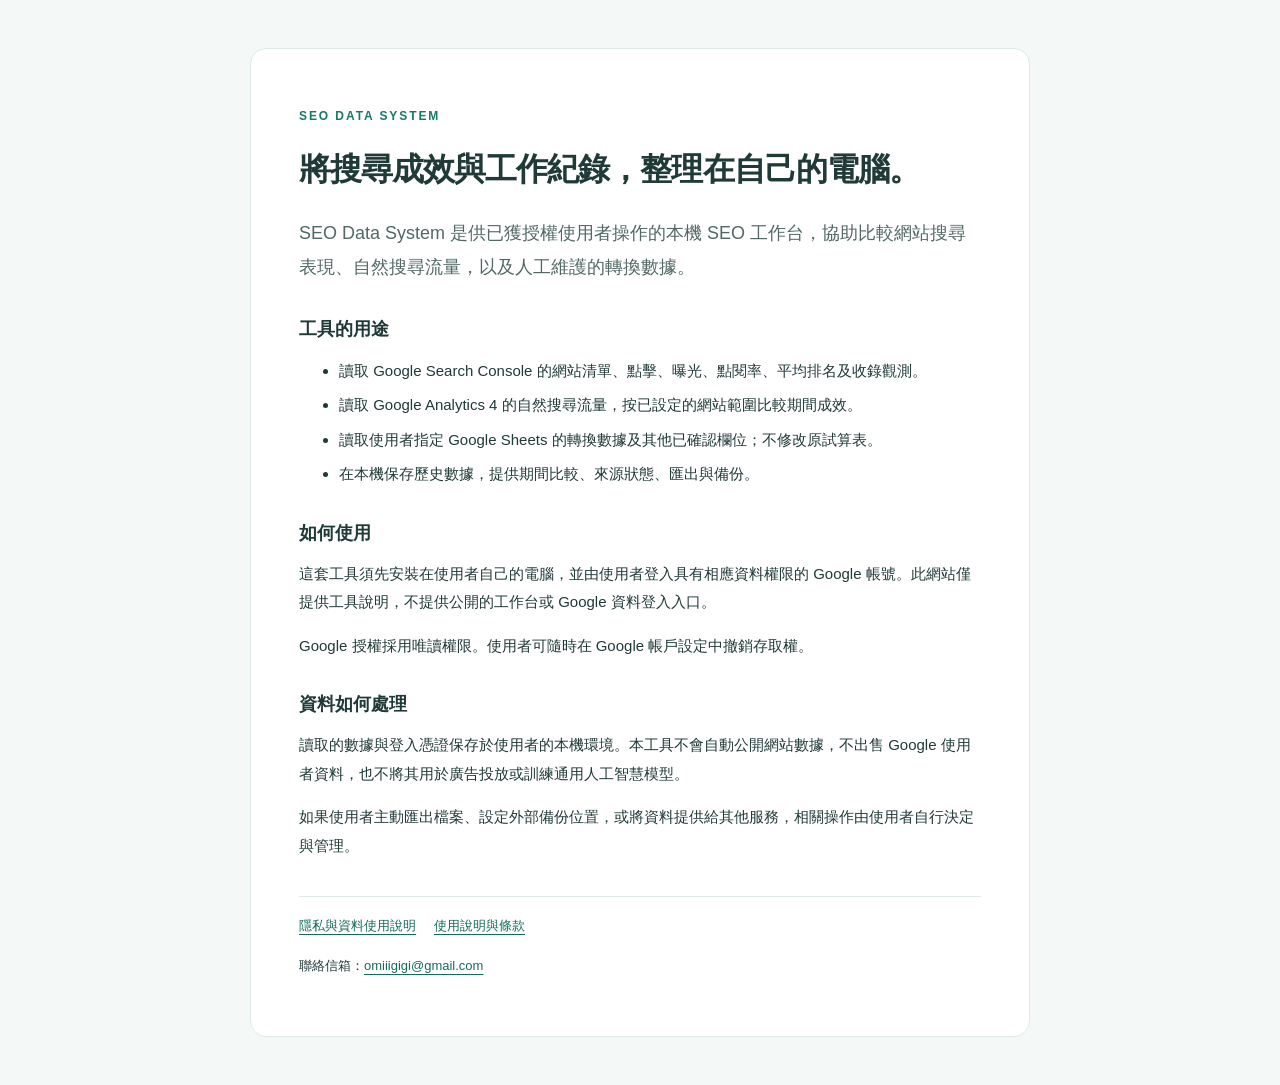
<file: index.html>
<!doctype html><html lang="zh-Hant"><meta charset="utf-8"><meta name="viewport" content="width=device-width,initial-scale=1"><meta name="robots" content="noindex,nofollow"><title>SEO Data System｜工具介紹</title><link rel="stylesheet" href="style.css"><body><main>
<p class="eyebrow">SEO DATA SYSTEM</p><h1>將搜尋成效與工作紀錄，整理在自己的電腦。</h1>
<p class="lead">SEO Data System 是供已獲授權使用者操作的本機 SEO 工作台，協助比較網站搜尋表現、自然搜尋流量，以及人工維護的轉換數據。</p>
<section><h2>工具的用途</h2><ul><li>讀取 Google Search Console 的網站清單、點擊、曝光、點閱率、平均排名及收錄觀測。</li><li>讀取 Google Analytics 4 的自然搜尋流量，按已設定的網站範圍比較期間成效。</li><li>讀取使用者指定 Google Sheets 的轉換數據及其他已確認欄位；不修改原試算表。</li><li>在本機保存歷史數據，提供期間比較、來源狀態、匯出與備份。</li></ul></section>
<section><h2>如何使用</h2><p>這套工具須先安裝在使用者自己的電腦，並由使用者登入具有相應資料權限的 Google 帳號。此網站僅提供工具說明，不提供公開的工作台或 Google 資料登入入口。</p><p>Google 授權採用唯讀權限。使用者可隨時在 Google 帳戶設定中撤銷存取權。</p></section>
<section><h2>資料如何處理</h2><p>讀取的數據與登入憑證保存於使用者的本機環境。本工具不會自動公開網站數據，不出售 Google 使用者資料，也不將其用於廣告投放或訓練通用人工智慧模型。</p><p>如果使用者主動匯出檔案、設定外部備份位置，或將資料提供給其他服務，相關操作由使用者自行決定與管理。</p></section>
<footer><a href="privacy.html">隱私與資料使用說明</a><a href="terms.html">使用說明與條款</a><p>聯絡信箱：<a href="mailto:omiiigigi@gmail.com">omiiigigi@gmail.com</a></p></footer>
</main></body></html>
</file>
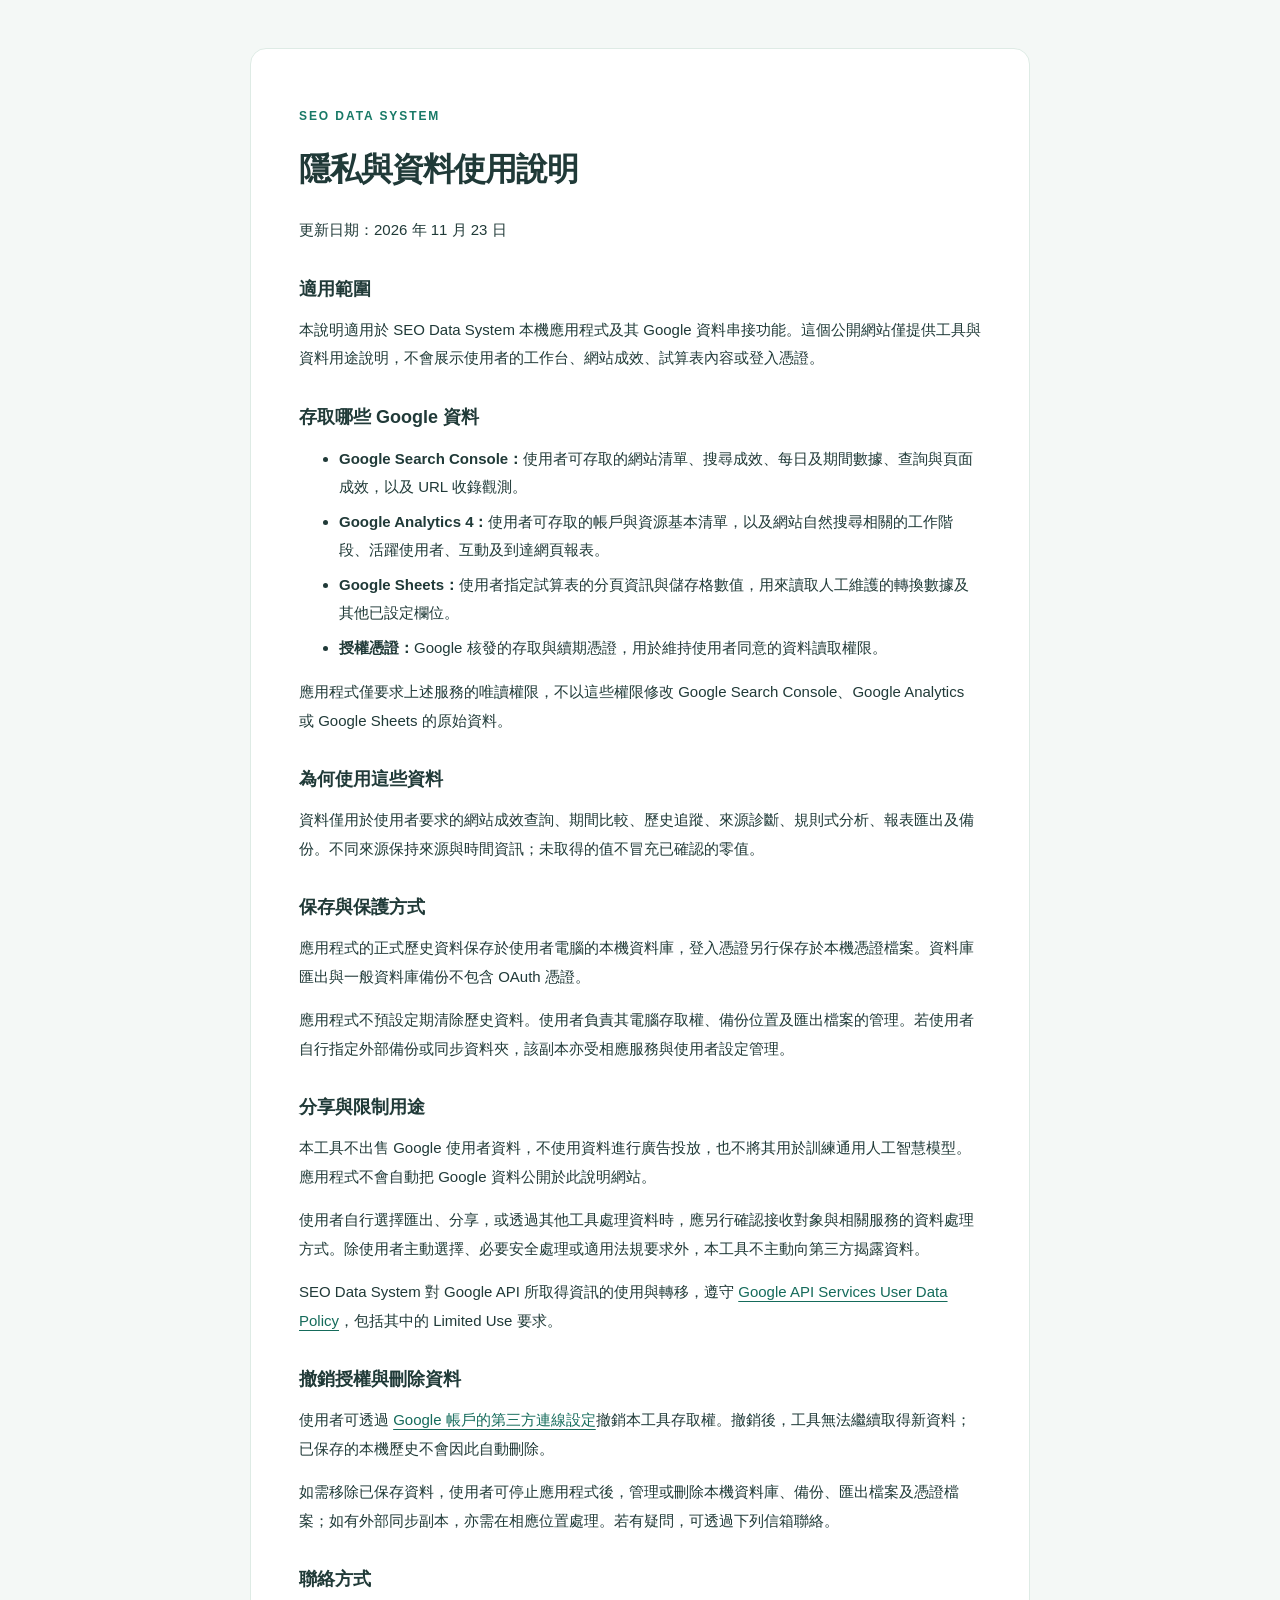
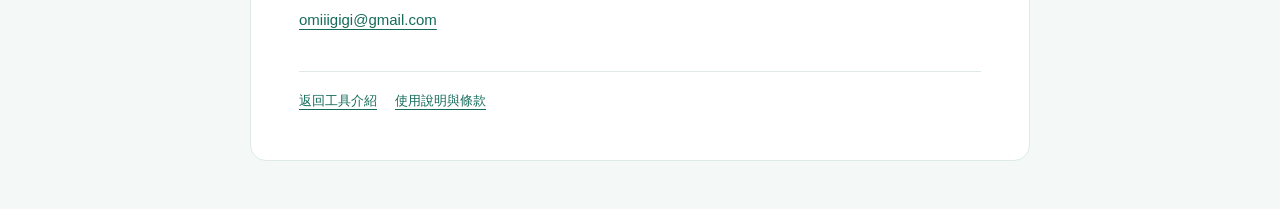
<file: privacy.html>
<!doctype html><html lang="zh-Hant"><meta charset="utf-8"><meta name="viewport" content="width=device-width,initial-scale=1"><meta name="robots" content="noindex,nofollow"><title>SEO Data System｜隱私與資料使用說明</title><link rel="stylesheet" href="style.css"><body><main>
<p class="eyebrow">SEO DATA SYSTEM</p><h1>隱私與資料使用說明</h1><p>更新日期：2026 年 11 月 23 日</p>
<section><h2>適用範圍</h2><p>本說明適用於 SEO Data System 本機應用程式及其 Google 資料串接功能。這個公開網站僅提供工具與資料用途說明，不會展示使用者的工作台、網站成效、試算表內容或登入憑證。</p></section>
<section><h2>存取哪些 Google 資料</h2><ul><li><strong>Google Search Console：</strong>使用者可存取的網站清單、搜尋成效、每日及期間數據、查詢與頁面成效，以及 URL 收錄觀測。</li><li><strong>Google Analytics 4：</strong>使用者可存取的帳戶與資源基本清單，以及網站自然搜尋相關的工作階段、活躍使用者、互動及到達網頁報表。</li><li><strong>Google Sheets：</strong>使用者指定試算表的分頁資訊與儲存格數值，用來讀取人工維護的轉換數據及其他已設定欄位。</li><li><strong>授權憑證：</strong>Google 核發的存取與續期憑證，用於維持使用者同意的資料讀取權限。</li></ul><p>應用程式僅要求上述服務的唯讀權限，不以這些權限修改 Google Search Console、Google Analytics 或 Google Sheets 的原始資料。</p></section>
<section><h2>為何使用這些資料</h2><p>資料僅用於使用者要求的網站成效查詢、期間比較、歷史追蹤、來源診斷、規則式分析、報表匯出及備份。不同來源保持來源與時間資訊；未取得的值不冒充已確認的零值。</p></section>
<section><h2>保存與保護方式</h2><p>應用程式的正式歷史資料保存於使用者電腦的本機資料庫，登入憑證另行保存於本機憑證檔案。資料庫匯出與一般資料庫備份不包含 OAuth 憑證。</p><p>應用程式不預設定期清除歷史資料。使用者負責其電腦存取權、備份位置及匯出檔案的管理。若使用者自行指定外部備份或同步資料夾，該副本亦受相應服務與使用者設定管理。</p></section>
<section><h2>分享與限制用途</h2><p>本工具不出售 Google 使用者資料，不使用資料進行廣告投放，也不將其用於訓練通用人工智慧模型。應用程式不會自動把 Google 資料公開於此說明網站。</p><p>使用者自行選擇匯出、分享，或透過其他工具處理資料時，應另行確認接收對象與相關服務的資料處理方式。除使用者主動選擇、必要安全處理或適用法規要求外，本工具不主動向第三方揭露資料。</p><p>SEO Data System 對 Google API 所取得資訊的使用與轉移，遵守 <a href="https://developers.google.com/terms/api-services-user-data-policy">Google API Services User Data Policy</a>，包括其中的 Limited Use 要求。</p></section>
<section><h2>撤銷授權與刪除資料</h2><p>使用者可透過 <a href="https://myaccount.google.com/connections">Google 帳戶的第三方連線設定</a>撤銷本工具存取權。撤銷後，工具無法繼續取得新資料；已保存的本機歷史不會因此自動刪除。</p><p>如需移除已保存資料，使用者可停止應用程式後，管理或刪除本機資料庫、備份、匯出檔案及憑證檔案；如有外部同步副本，亦需在相應位置處理。若有疑問，可透過下列信箱聯絡。</p></section>
<section><h2>聯絡方式</h2><p><a href="mailto:omiiigigi@gmail.com">omiiigigi@gmail.com</a></p></section>
<footer><a href="index.html">返回工具介紹</a><a href="terms.html">使用說明與條款</a></footer>
</main></body></html>
</file>
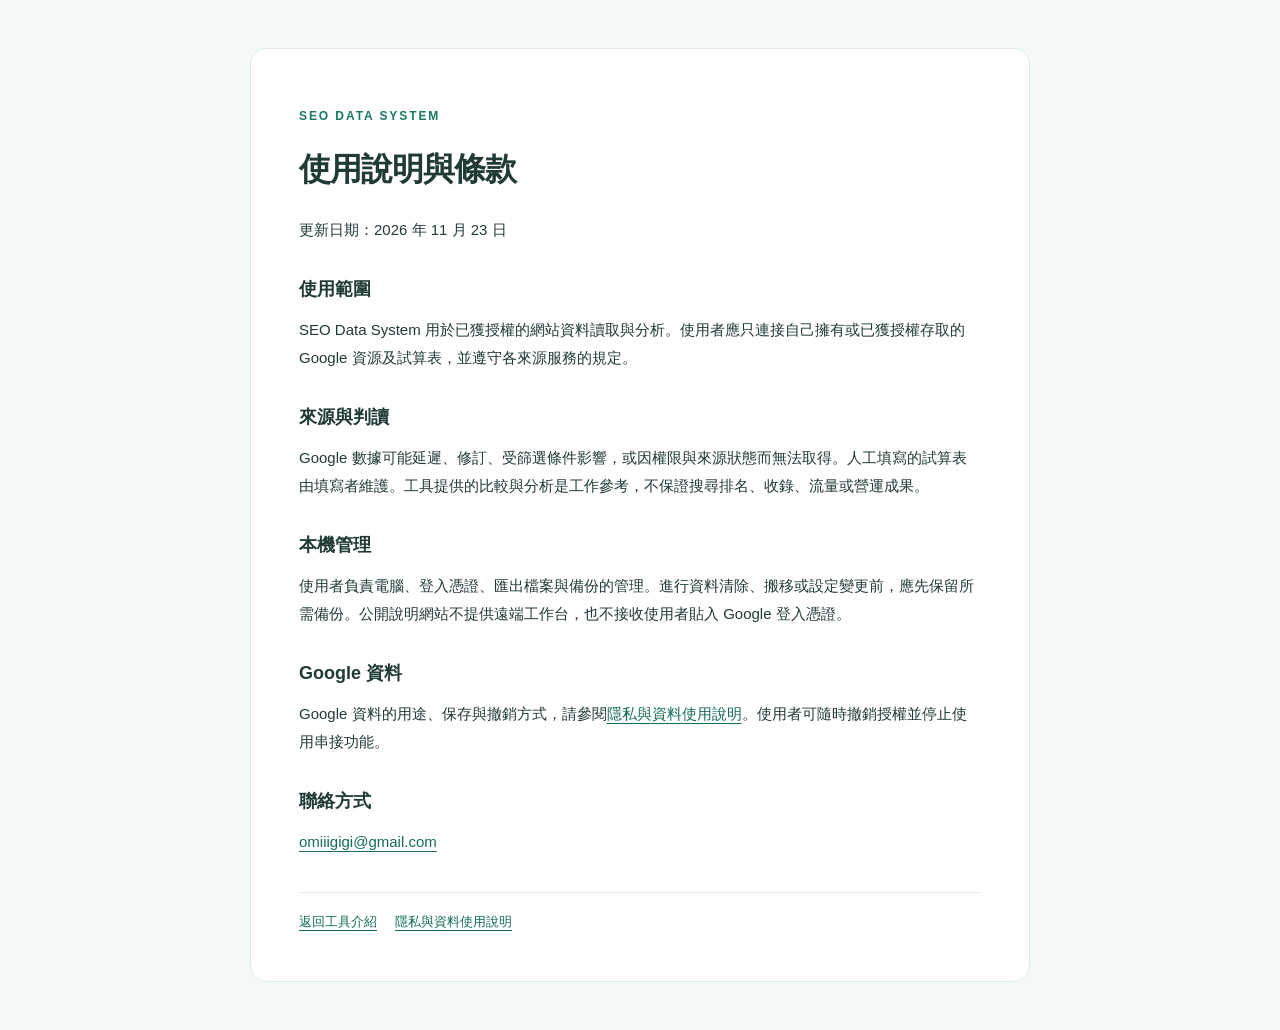
<file: terms.html>
<!doctype html><html lang="zh-Hant"><meta charset="utf-8"><meta name="viewport" content="width=device-width,initial-scale=1"><meta name="robots" content="noindex,nofollow"><title>SEO Data System｜使用說明與條款</title><link rel="stylesheet" href="style.css"><body><main>
<p class="eyebrow">SEO DATA SYSTEM</p><h1>使用說明與條款</h1><p>更新日期：2026 年 11 月 23 日</p>
<section><h2>使用範圍</h2><p>SEO Data System 用於已獲授權的網站資料讀取與分析。使用者應只連接自己擁有或已獲授權存取的 Google 資源及試算表，並遵守各來源服務的規定。</p></section>
<section><h2>來源與判讀</h2><p>Google 數據可能延遲、修訂、受篩選條件影響，或因權限與來源狀態而無法取得。人工填寫的試算表由填寫者維護。工具提供的比較與分析是工作參考，不保證搜尋排名、收錄、流量或營運成果。</p></section>
<section><h2>本機管理</h2><p>使用者負責電腦、登入憑證、匯出檔案與備份的管理。進行資料清除、搬移或設定變更前，應先保留所需備份。公開說明網站不提供遠端工作台，也不接收使用者貼入 Google 登入憑證。</p></section>
<section><h2>Google 資料</h2><p>Google 資料的用途、保存與撤銷方式，請參閱<a href="privacy.html">隱私與資料使用說明</a>。使用者可隨時撤銷授權並停止使用串接功能。</p></section>
<section><h2>聯絡方式</h2><p><a href="mailto:omiiigigi@gmail.com">omiiigigi@gmail.com</a></p></section>
<footer><a href="index.html">返回工具介紹</a><a href="privacy.html">隱私與資料使用說明</a></footer>
</main></body></html>
</file>
<file: style.css>
:root{color-scheme:light;font-family:-apple-system,BlinkMacSystemFont,"Noto Sans TC","Microsoft JhengHei",sans-serif;color:#203a38;background:#f4f8f6}*{box-sizing:border-box}body{margin:0;padding:48px 20px}main{max-width:780px;margin:auto;padding:44px 48px;background:#fff;border:1px solid #deebe5;border-radius:16px}.eyebrow{color:#187966;font-weight:750;font-size:12px;letter-spacing:.16em}h1{font-size:32px;line-height:1.45;letter-spacing:-.03em;margin:18px 0 24px}h2{font-size:18px;margin-top:32px}p,li{font-size:15px;line-height:1.9}li{margin:6px 0}.lead{font-size:18px;color:#516865}a{color:#156b5b;text-underline-offset:4px}footer{border-top:1px solid #deebe5;margin-top:36px;padding-top:20px;font-size:13px}footer>a{display:inline-block;margin:0 18px 6px 0}footer p{font-size:13px}@media(max-width:600px){body{padding:18px 12px}main{padding:26px 22px}h1{font-size:26px}}
</file>
